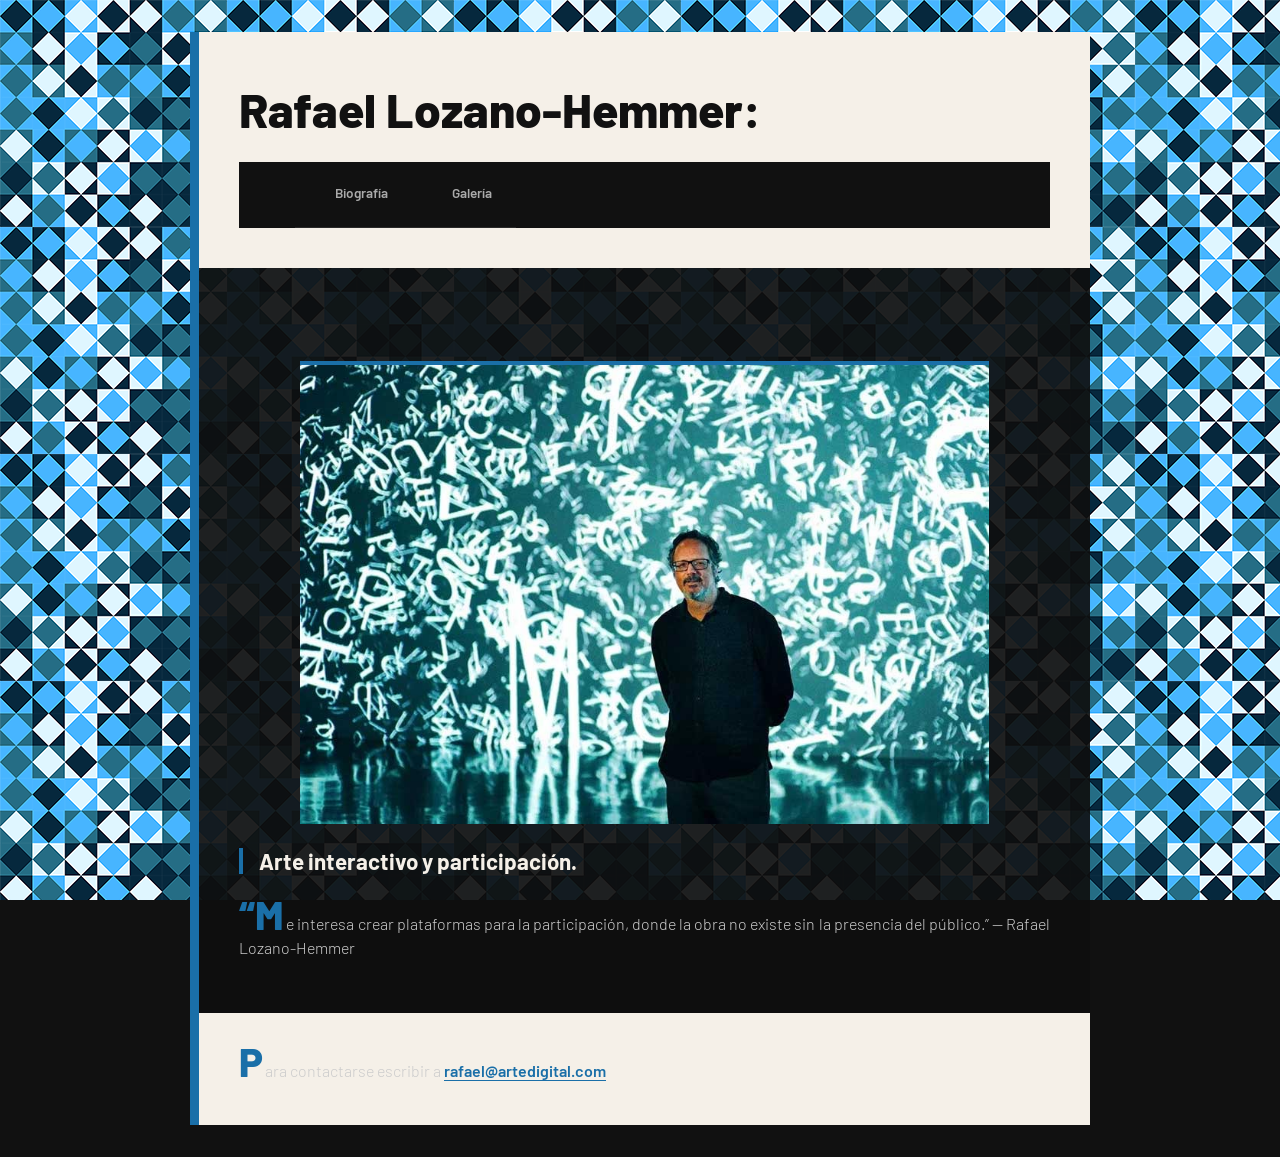
<file: index.html>
<!DOCTYPE html>
<html lang="es">
<head>
    <meta charset="UTF-8">
    <meta name="viewport" content="width=device-width, initial-scale=1.0">
    <title>Lozano-Hemmer: Indice</title>
    <link rel="stylesheet" href="CSS/style.css">
    <link rel="preconnect" href="https://fonts.googleapis.com">
    <link rel="preconnect" href="https://fonts.gstatic.com" crossorigin>
    <link href="https://fonts.googleapis.com/css2?family=Barlow:ital,wght@0,100;0,200;0,300;0,400;0,500;0,600;0,700;0,800;0,900;1,100;1,200;1,300;1,400;1,500;1,600;1,700;1,800;1,900&display=swap" rel="stylesheet">
</head>
<body>
    <header>
       <h1>Rafael Lozano-Hemmer:</h1> 
         <nav>
              <ul>
                <li><a href="html/biografia.html">Biografía</a></li>
                <li><a href="html/galeria.html">Galería</a></li>
              </ul>
        </nav>
    </header>
    <main>
        <section>
            <img src="Multimedia/lozano-hemmer-1.jpg" alt="Lozano-Hemmer">
            <h2>Arte interactivo y participación.</h2>
            <p>“Me interesa crear plataformas para la participación, donde la obra no existe sin la presencia del público.” — Rafael Lozano-Hemmer</p>
        </section>
    </main>
    <footer>
       <p>Para contactarse escribir a <a href="mailto:rafael@artedigital.com">rafael@artedigital.com</a></p>
    </footer>
</body>
</html>
</file>
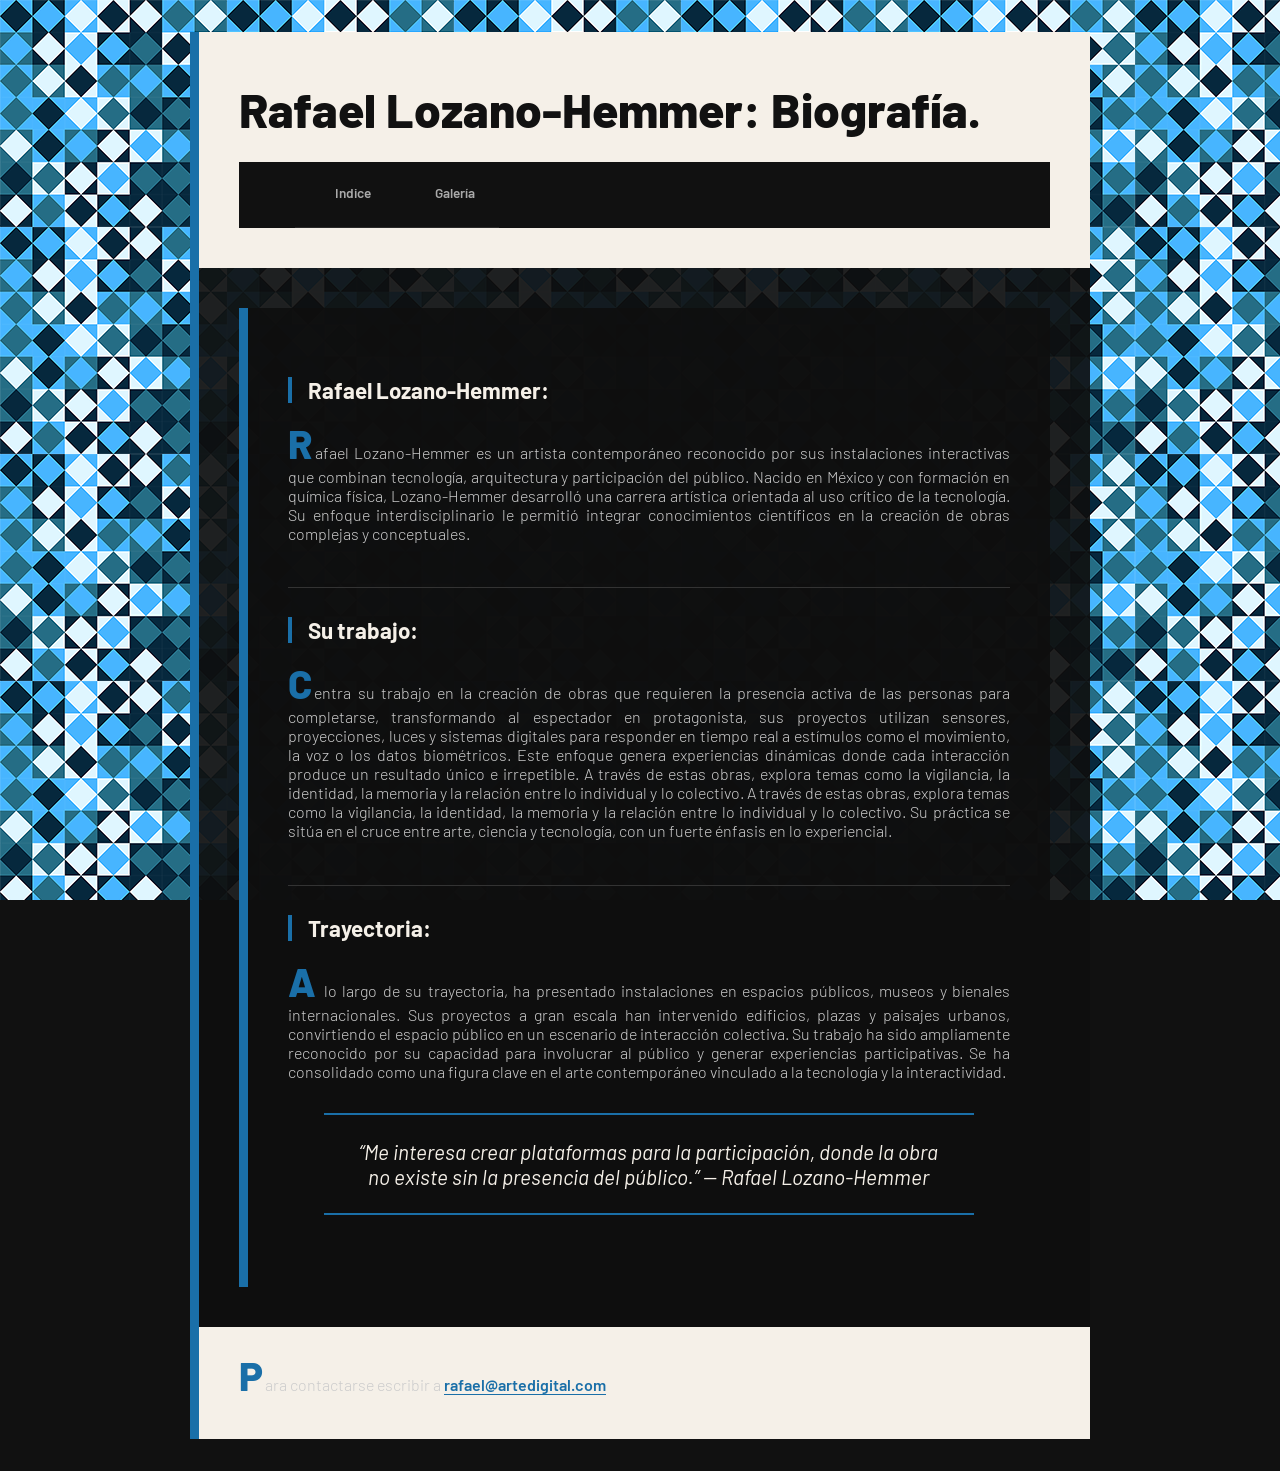
<file: html/biografia.html>
<!DOCTYPE html>
<html lang="es">
<head>
    <meta charset="UTF-8">
    <meta name="viewport" content="width=device-width, initial-scale=1.0">
    <title>Lozano Hemmer: Biografía</title>
    <link rel="stylesheet" href="../CSS/style.css">
   <link rel="preconnect" href="https://fonts.googleapis.com">
   <link rel="preconnect" href="https://fonts.gstatic.com" crossorigin>
   <link href="https://fonts.googleapis.com/css2?family=Barlow:ital,wght@0,100;0,200;0,300;0,400;0,500;0,600;0,700;0,800;0,900;1,100;1,200;1,300;1,400;1,500;1,600;1,700;1,800;1,900&display=swap" rel="stylesheet">
</head>
<body>
    <header>
        <h1>Rafael Lozano-Hemmer: Biografía.</h1>
        <nav>
            <ul>
                <!--<li><a href="index.html">Indice</a></li>-->
                <li><a href="../index.html">Indice</a></li>
                <li><a href="galeria.html">Galería</a></li>
            </ul>
        </nav>
    </header>
    <main>
        <article>
            <section>
            <h2>Rafael Lozano-Hemmer:</h2>
            <p>Rafael Lozano-Hemmer es un artista contemporáneo reconocido por sus instalaciones interactivas 
                que combinan tecnología, arquitectura y participación del público. 
                Nacido en México y con formación en química física, Lozano-Hemmer desarrolló una carrera artística 
                orientada al uso crítico de la tecnología. Su enfoque interdisciplinario le permitió integrar 
                conocimientos científicos en la creación de obras complejas y conceptuales.</p>
            </section>
            <section>
            <h2>Su trabajo:</h2>
            <p>Centra su trabajo en la creación de obras que requieren la presencia activa de las personas para 
                completarse, transformando al espectador en protagonista, sus proyectos utilizan sensores, proyecciones, 
                luces y sistemas digitales para responder en tiempo real a estímulos como el movimiento, la voz o los 
                datos biométricos. Este enfoque genera experiencias dinámicas donde cada interacción produce un resultado 
                único e irrepetible. A través de estas obras, explora temas como la vigilancia, la identidad, la memoria y 
                la relación entre lo individual y lo colectivo. A través de estas obras, explora temas como la vigilancia, 
                la identidad, la memoria y la relación entre lo individual y lo colectivo. Su práctica se sitúa en el cruce 
                entre arte, ciencia y tecnología, con un fuerte énfasis en lo experiencial.</p>
            </section>
            <section>
            <h2>Trayectoria:</h2>
            <p>A lo largo de su trayectoria, ha presentado instalaciones en espacios públicos, museos y bienales internacionales. 
                Sus proyectos a gran escala han intervenido edificios, plazas y paisajes urbanos, convirtiendo el espacio público 
                en un escenario de interacción colectiva. 
                Su trabajo ha sido ampliamente reconocido por su capacidad para involucrar al público y generar experiencias 
                participativas. Se ha consolidado como una figura clave en el arte contemporáneo vinculado a la tecnología y la 
                interactividad.</p>
                <blockquote>
                    “Me interesa crear plataformas para la participación, donde la obra no existe sin la presencia del público.” — Rafael Lozano-Hemmer
                </blockquote>
            </section>
    </main>
    <footer>
       <p>Para contactarse escribir a <a href="mailto:rafael@artedigital.com">rafael@artedigital.com</a></p>
    </footer>
</body>
</html>
</file>
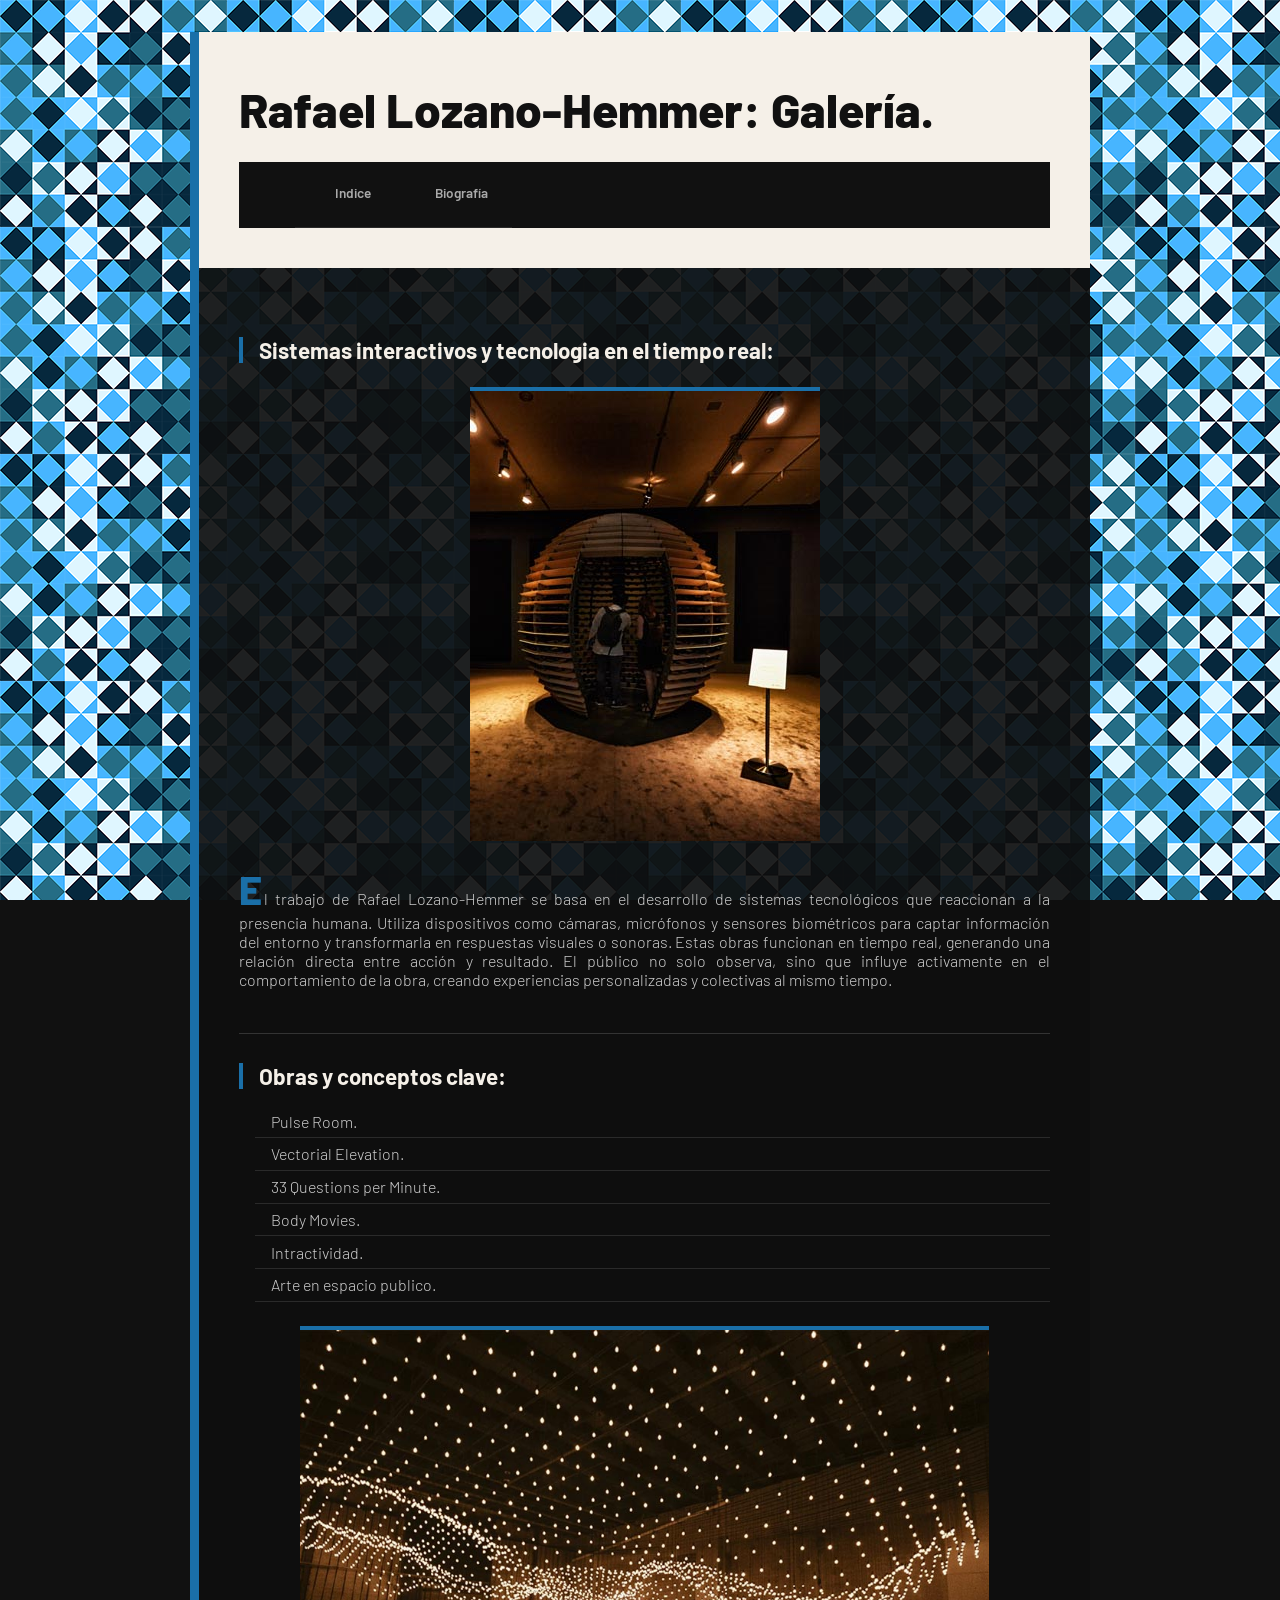
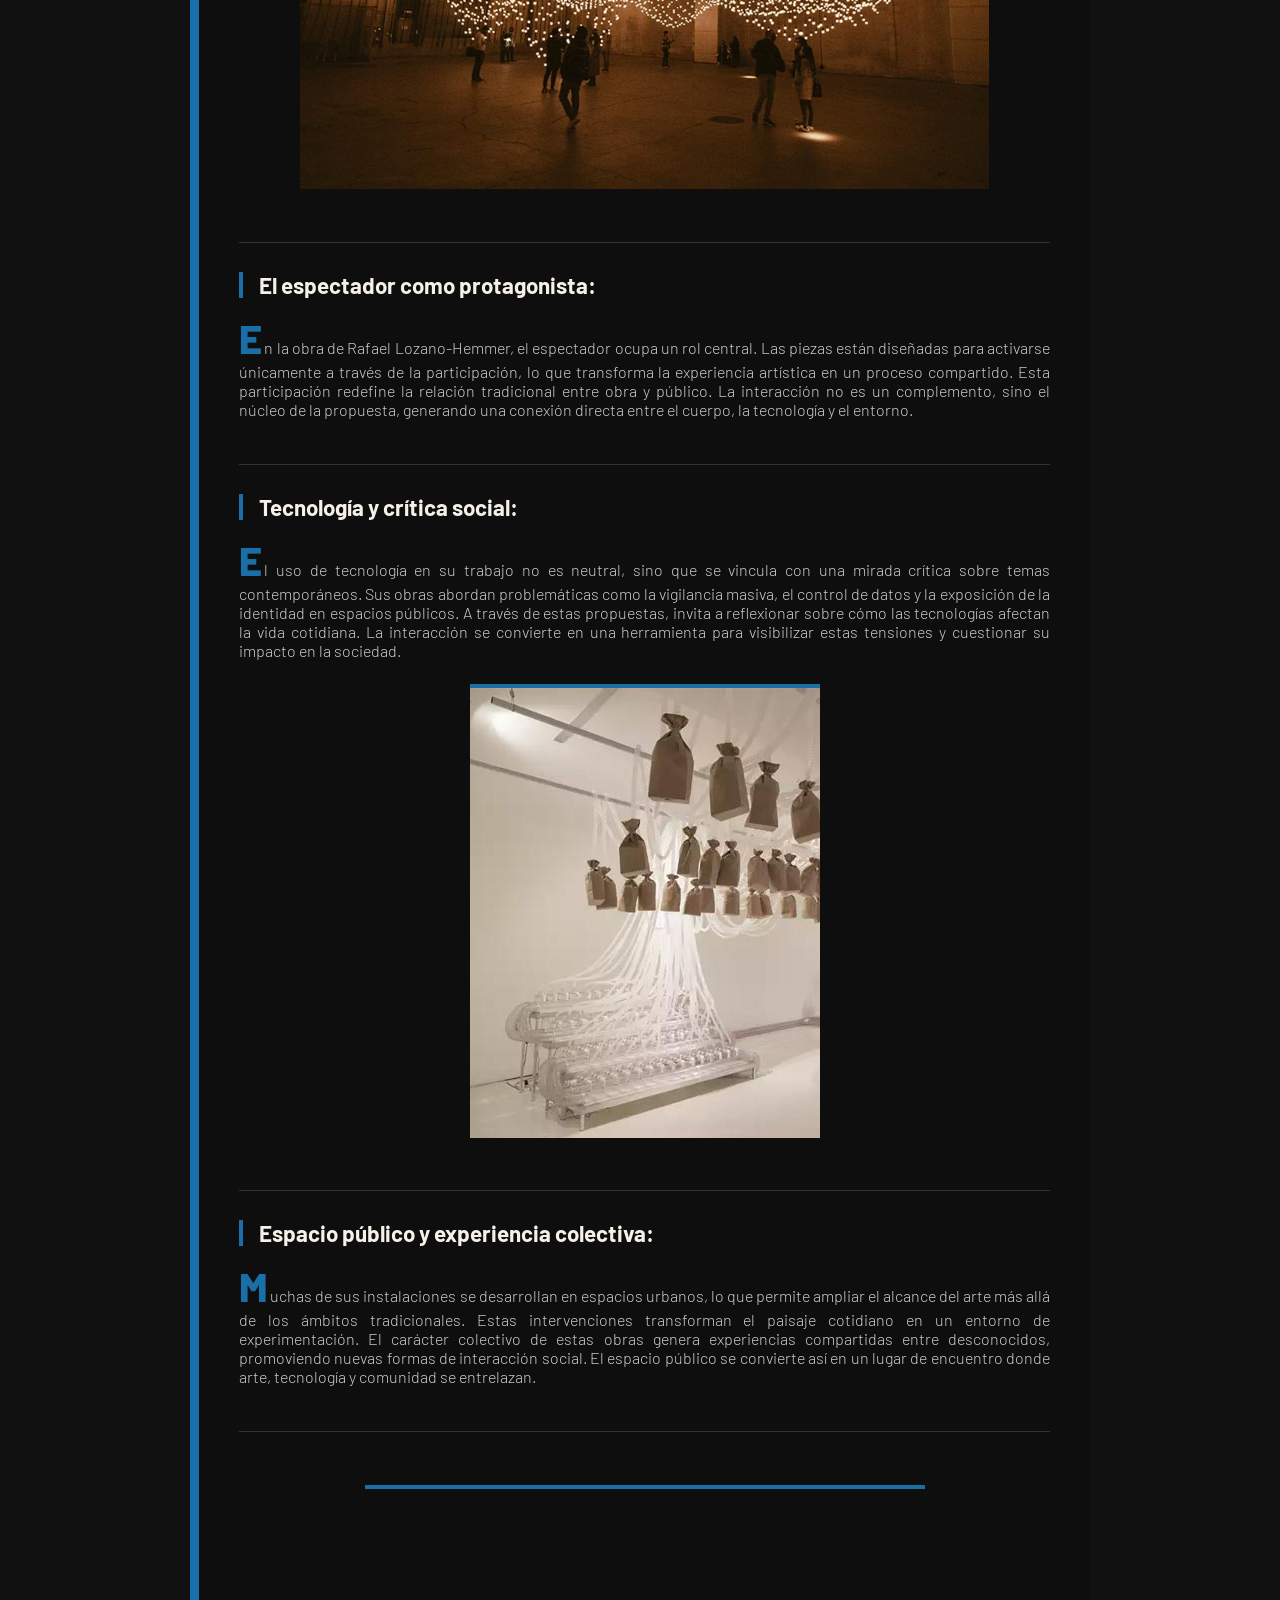
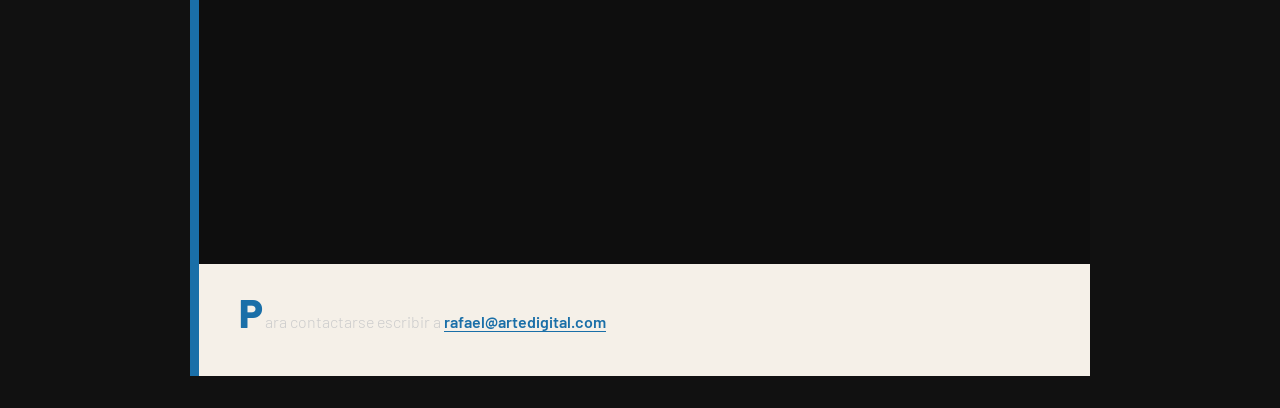
<file: html/galeria.html>
<!DOCTYPE html>
<html lang="es">
<head>
    <meta charset="UTF-8">
    <meta name="viewport" content="width=device-width, initial-scale=1.0">
    <title>Lozano-Hemmer: Galería</title>
    <link rel="stylesheet" href="../CSS/style.css">
   <link rel="preconnect" href="https://fonts.googleapis.com">
    <link rel="preconnect" href="https://fonts.gstatic.com" crossorigin>
    <link href="https://fonts.googleapis.com/css2?family=Barlow:ital,wght@0,100;0,200;0,300;0,400;0,500;0,600;0,700;0,800;0,900;1,100;1,200;1,300;1,400;1,500;1,600;1,700;1,800;1,900&display=swap" rel="stylesheet">
</head>
<body>
    <header>
        <h1>Rafael Lozano-Hemmer: Galería.</h1>
         <nav>
            <ul>
                <!--<li><a href="index.html">Indice</a></li>-->
                <li><a href="../index.html">Indice</a></li>
                <li><a href="biografia.html">Biografía</a></li>
            </ul>
        </nav>
    </header>
    <main>
        <section>
            <h2>Sistemas interactivos y tecnologia en el tiempo real:</h2>
            <img src="..//Multimedia/lozano-hemmer-4.jpg" alt="obra de Lozano-Hemmer">
            <p>El trabajo de Rafael Lozano-Hemmer se basa en el desarrollo de sistemas tecnológicos que reaccionan 
                a la presencia humana. Utiliza dispositivos como cámaras, micrófonos y sensores biométricos para 
                captar información del entorno y transformarla en respuestas visuales o sonoras.
                Estas obras funcionan en tiempo real, generando una relación directa entre acción y resultado. 
                El público no solo observa, sino que influye activamente en el comportamiento de la obra, creando 
                experiencias personalizadas y colectivas al mismo tiempo.</p>
        </section>
        <section>
            <h2>Obras y conceptos clave:</h2>
                <ul>
                    <li>Pulse Room.</li>
                    <li>Vectorial Elevation.</li>
                    <li>33 Questions per Minute.</li>
                    <li>Body Movies.</li>
                    <li>Intractividad.</li>
                    <li>Arte en espacio publico.</li>
                </ul>
                <img src="..//Multimedia/lozano-hemmer-2.jpg" alt="obra de Lorenzo Hemmer 1">
        </section>
        <section>
            <h2>El espectador como protagonista:</h2>
            <p>En la obra de Rafael Lozano-Hemmer, el espectador ocupa un rol central. Las piezas están diseñadas para 
                activarse únicamente a través de la participación, lo que transforma la experiencia artística en un 
                proceso compartido.
                Esta participación redefine la relación tradicional entre obra y público. La interacción no es un complemento, 
                sino el núcleo de la propuesta, generando una conexión directa entre el cuerpo, la tecnología y el entorno.</p>
        </section>
        <section>
            <h2>Tecnología y crítica social:</h2>
            <p>El uso de tecnología en su trabajo no es neutral, sino que se vincula con una mirada crítica sobre temas 
                contemporáneos. Sus obras abordan problemáticas como la vigilancia masiva, el control de datos y la exposición 
                de la identidad en espacios públicos.
                A través de estas propuestas, invita a reflexionar sobre cómo las tecnologías afectan la vida cotidiana. 
                La interacción se convierte en una herramienta para visibilizar estas tensiones y cuestionar su impacto en la sociedad.</p>
                <img src="..//Multimedia/lozano-hemmer-3.jpg" alt="obra de Lorenzo Hemmer2">
        </section>
        <section>
                <h2>Espacio público y experiencia colectiva:</h2>
                <p>Muchas de sus instalaciones se desarrollan en espacios urbanos, lo que permite ampliar el alcance del arte más allá 
                    de los ámbitos tradicionales. Estas intervenciones transforman el paisaje cotidiano en un entorno de experimentación.
                    El carácter colectivo de estas obras genera experiencias compartidas entre desconocidos, promoviendo nuevas formas de 
                    interacción social. El espacio público se convierte así en un lugar de encuentro donde arte, tecnología y comunidad 
                    se entrelazan.</p>
        </section>
        <section>
         <iframe width="560" height="315" src="https://www.youtube.com/embed/jTzojcaanDs" frameborder="0" 
            allowfullscreen>
        </iframe>
        </section>
    </main>
    <footer>
        <p>Para contactarse escribir a <a href="mailto:rafael@artedigital.com">rafael@artedigital.com</a></p>
    </footer>
</body>
</html>
</file>
<file: CSS/style.css>
* {
    box-sizing: border-box;
    margin: 0;
    padding: 0;
}
 
body {
    font-family: "Barlow", sans-serif;
    font-weight: 300;
    font-size: 1rem;
    background-image: url("../Multimedia/fondo.png");
    background-repeat: repeat;
    background-size: auto;
    background-attachment: fixed;
    background-position: top left;
    background-color: #111;
    color: #f2f2f2;
    padding: 2rem 1.5rem;
}
 
header {
    max-width: 900px;
    margin: 0 auto;
    background-color: #f5f0e8;
    color: #111;
    padding: 3rem 2.5rem 1.5rem 2.5rem;
    border-left: 0.6rem solid #1a6fa8;
    position: relative;
}
 
header::before {
    display: block;
    font-size: 0.7rem;
    font-weight: 700;
    color: #1a6fa8;
    margin-bottom: 0.8rem;
}
 
header h1 {
    font-size: 3rem;
    font-weight: 800;
    color: #111;
    margin-bottom: 1.5rem;
}
 
nav {
    background-color: #111;
    max-width: 900px;
    margin: 0 auto;
    padding: 0 2.5rem;
}
 
nav ul {
    list-style: none;
    display: flex;
    justify-content: flex-start;
}
 
nav ul li a {
    text-decoration: none;
    font-weight: 600;
    font-size: 0.85rem;
    padding: 1rem 1.5rem;
    display: block;
    transition: all 0.2s ease;
}
 
nav ul li a:link {
    color: #aaa;
    border-bottom: 0.2rem solid transparent;
}
 
nav ul li a:visited {
    color: #888;
}
 
nav ul li a:hover {
    color: #f5f0e8;
    border-bottom: 0.2rem solid #1a6fa8;
    background-color: rgba(255,255,255,0.05);
}
 
nav ul li a:active {
    color: #1a6fa8;
}
 
main {
    max-width: 900px;
    margin: 0 auto;
    background-color: rgba(15, 15, 15, 0.92);
    padding: 2.5rem;
    border-left: 0.6rem solid #1a6fa8;
    color: #f2f2f2;
}
 
article {
    max-width: 900px;
    margin: 0 auto;
    background-color: rgba(15, 15, 15, 0.92);
    padding: 2.5rem;
    border-left: 0.6rem solid #1a6fa8;
    color: #f2f2f2;
}
 
section {
    padding: 1.8rem 0;
    border-bottom: 0.05rem solid #333;
    color: #f2f2f2;
}
 
section:last-child {
    border-bottom: none;
    padding-bottom: 0;
}
 
h2 {
    font-size: 1.4rem;
    font-weight: 700;
    color: #f5f0e8;
    margin-bottom: 1rem;
    padding-left: 1rem;
    border-left: 0.25rem solid #1a6fa8;
}
 
p {
    font-weight: 300;
    margin-bottom: 1rem;
    text-align: justify;
    color: #ccc;
    font-size: 1rem;
}
 
p::first-letter {
    font-size: 2.5rem;
    font-weight: 800;
    color: #1a6fa8;
    margin-right: 0.15rem;
    font-family: "Barlow", sans-serif;
}
 
img {
    display: block;
    margin: 1.5rem auto;
    max-width: 85%;
    border: none;
    border-top: 0.25rem solid #1a6fa8;
}
 
ul {
    list-style: none;
    text-align: left;
    margin: 1rem 0 1rem 1rem;
    width: auto;
    color: #ccc;
    font-weight: 300;
}
 
ul li {
    padding: 0.4rem 0 0.4rem 1rem;
    border-bottom: 0.05rem solid #2a2a2a;
    position: relative;
}
 
ul li::before {
    color: #1a6fa8;
    position: absolute;
    left: 0;
    font-weight: 700;
}
 
blockquote {
    font-size: 1.3rem;
    font-style: italic;
    font-weight: 400;
    border: none;
    border-top: 0.15rem solid #1a6fa8;
    border-bottom: 0.15rem solid #1a6fa8;
    padding: 1.5rem 2rem;
    margin: 2rem auto;
    width: 90%;
    color: #f5f0e8;
    text-align: center;
    background-color: transparent;
}
 
iframe {
    display: block;
    margin: 1.5rem auto;
    max-width: 100%;
    border: none;
    border-top: 0.25rem solid #1a6fa8;
}
 
footer {
    max-width: 900px;
    margin: 0 auto;
    background-color: #f5f0e8;
    color: #111;
    text-align: center;
    padding: 1.5rem 2.5rem;
    border-left: 0.6rem solid #1a6fa8;
    font-weight: 400;
    font-size: 0.9rem;
}
 
footer a {
    color: #1a6fa8;
    text-decoration: none;
    font-weight: 600;
    border-bottom: 0.1rem solid #1a6fa8;
    transition: all 0.2s ease;
}
 
footer a:hover {
    color: #111;
    background-color: #1a6fa8;
    padding: 0.1rem 0.3rem;
}
</file>
